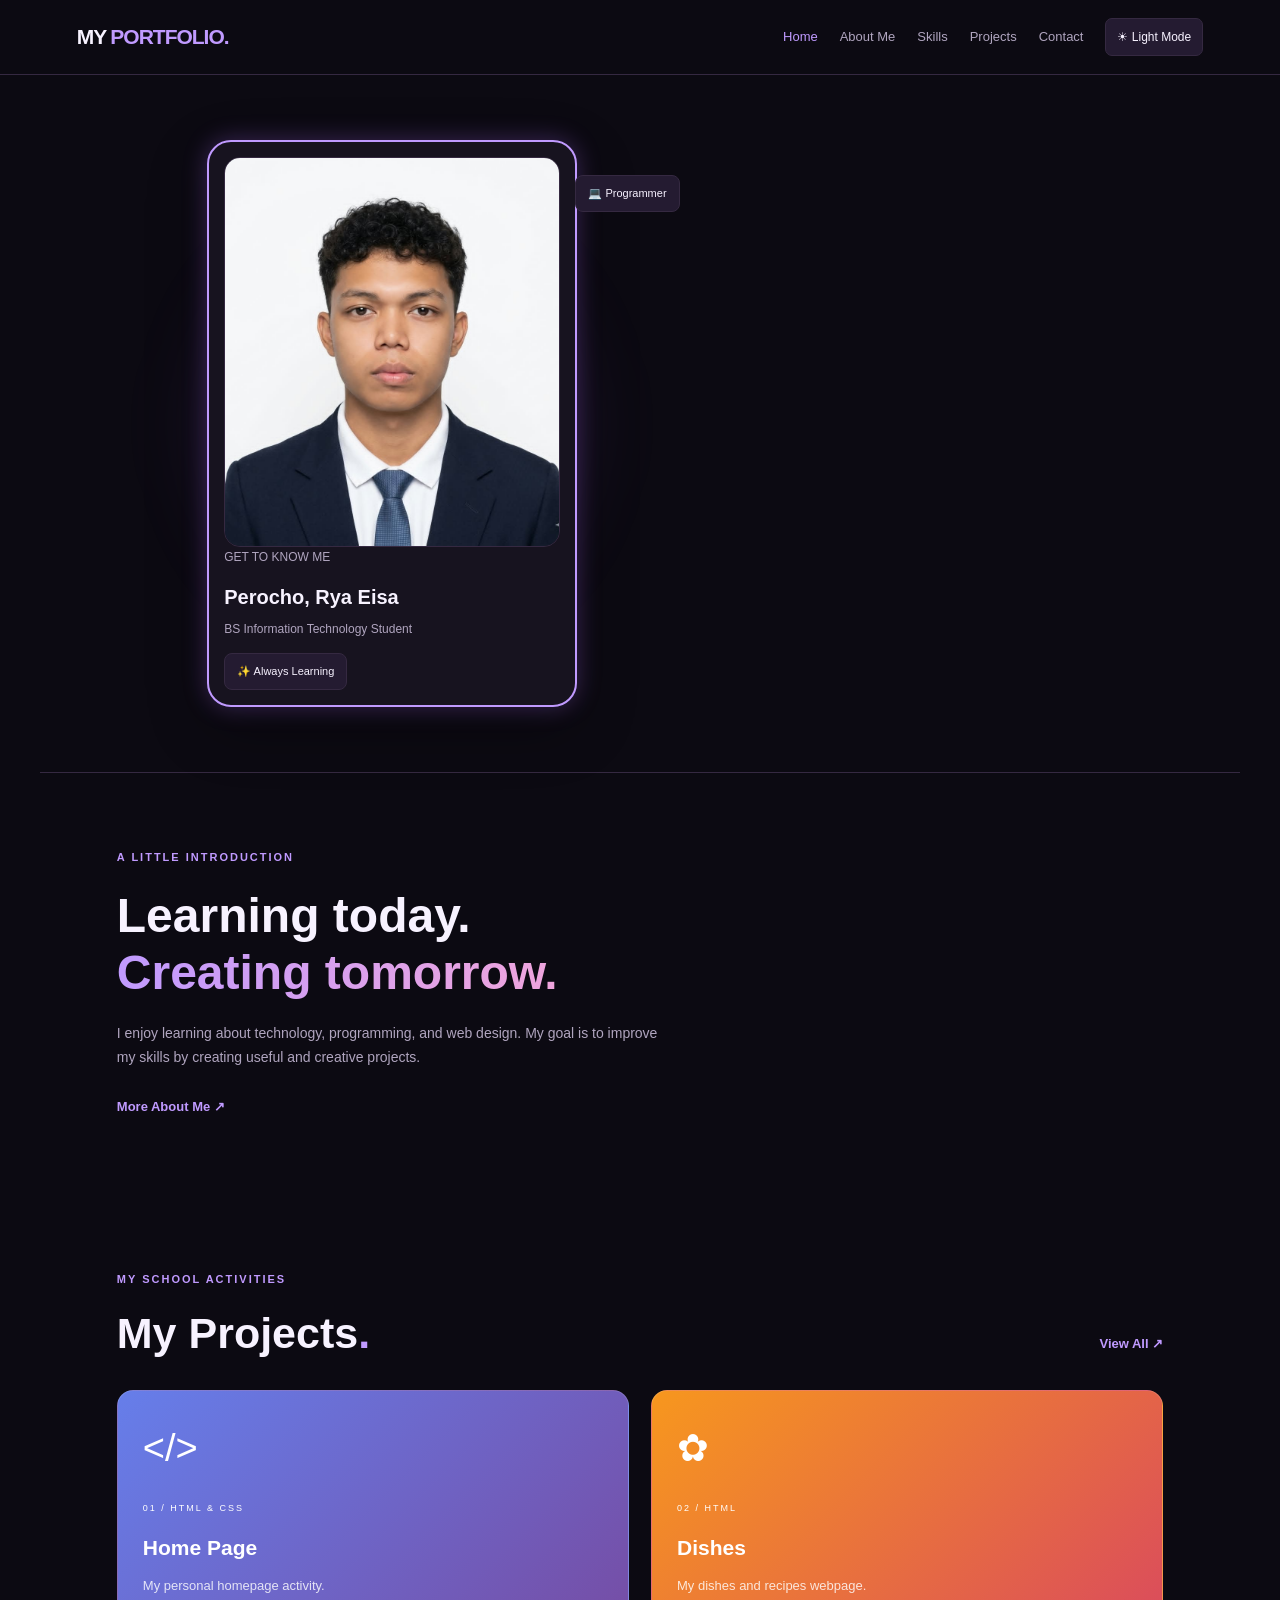
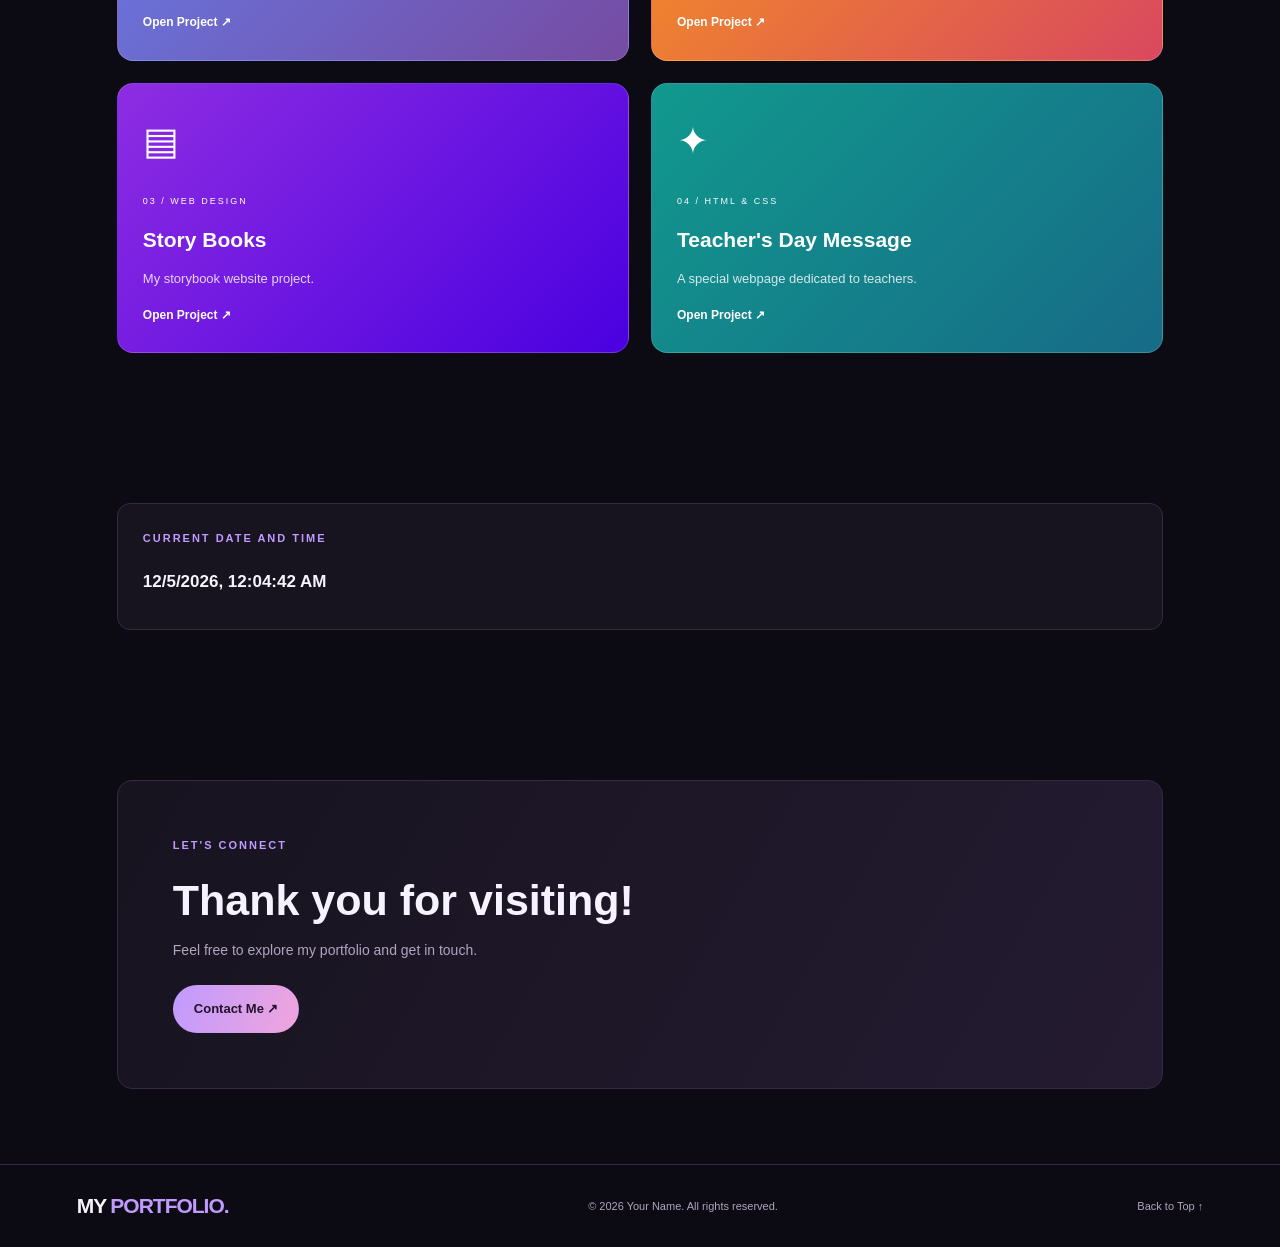
<file: index.html>
<!DOCTYPE html>
<html lang="en">
<head>
    <meta charset="UTF-8">
    <meta name="viewport" content="width=device-width, initial-scale=1.0">

    <title>My Portfolio | Home</title>

    <link rel="stylesheet" href="style.css">
    <script src="script.js" defer></script>
</head>

<body>

    <!-- NAVIGATION BAR -->
    <header class="navbar">
        <a class="logo" href="index.html">
            MY<span>PORTFOLIO.</span>
        </a>

        <button class="menu-toggle" id="menuToggle"
                aria-label="Toggle menu">☰</button>

        <nav id="navMenu">
            <a class="active" href="index.html">Home</a>
            <a href="about.html">About Me</a>
            <a href="skills.html">Skills</a>
            <a href="projects.html">Projects</a>
            <a href="contact.html">Contact</a>

            <button id="themeToggle" class="theme-btn">
                ☀ Light Mode
            </button>
        </nav>
    </header>


    <main>

       
<section class="hero" id="home">
    
<div class="hero-visual">
    <div class="glow"></div>

    <div class="profile-card">
        <img src="profile.jpg"
             alt="Profile picture of Perocho, Rya Eisa"
             class="profile-img">

        <p class="big-label">GET TO KNOW ME</p>
        <h2>Perocho, Rya Eisa</h2>
        <p>BS Information Technology Student</p>

        <div class="profile-badge">✨ Always Learning</div>
    </div>

    <div class="floating-label">💻 Programmer</div>
</div>

</section>



        <!-- ABOUT INTRODUCTION -->
        <section class="section intro-section">

            <p class="eyebrow">A LITTLE INTRODUCTION</p>

            <h2>
                Learning today.<br>
                <span>Creating tomorrow.</span>
            </h2>

            <p class="description">
                I enjoy learning about technology, programming, and web
                design. My goal is to improve my skills by creating useful
                and creative projects.
            </p>

            <a href="about.html" class="text-link">
                More About Me ↗
            </a>

        </section>


        <!-- FEATURED PROJECTS -->
        <section class="section featured-section" id="projects">

            <div class="section-heading">
                <div>
                    <p class="eyebrow">MY SCHOOL ACTIVITIES</p>
                    <h2>My Projects<span>.</span></h2>
                </div>

                <a href="projects.html" class="text-link">
                    View All ↗
                </a>
            </div>


            <div class="project-grid">

                <!-- PROJECT 1: HOME PAGE -->
                <a href="homepage.html"
                   class="project-card home-preview"
                   target="_blank" rel="noopener">

                    <div class="project-icon">&lt;/&gt;</div>

                    <span class="preview-category">
                        01 / HTML & CSS
                    </span>

                    <h3>Home Page</h3>

                    <p>My personal homepage activity.</p>

                    <span class="project-action">
                        Open Project ↗
                    </span>
                </a>


                <!-- PROJECT 2: DISHES -->
                <a href="dishes.html"
                   class="project-card dishes-preview"
                   target="_blank" rel="noopener">

                    <div class="project-icon">✿</div>

                    <span class="preview-category">
                        02 / HTML
                    </span>

                    <h3>Dishes</h3>

                    <p>My dishes and recipes webpage.</p>

                    <span class="project-action">
                        Open Project ↗
                    </span>
                </a>


                <!-- PROJECT 3: STORY BOOKS -->
                <a href="https://ryanperch-rgb.github.io/Stories-of-the-Unknowns/"
                   class="project-card stories-preview"
                   target="_blank" rel="noopener">

                    <div class="project-icon">▤</div>

                    <span class="preview-category">
                        03 / WEB DESIGN
                    </span>

                    <h3>Story Books</h3>

                    <p>My storybook website project.</p>

                    <span class="project-action">
                        Open Project ↗
                    </span>
                </a>


                <!-- PROJECT 4: TEACHER'S DAY MESSAGE -->
                <a href="https://ryanperch-rgb.github.io/Teachers-Month/"
                   class="project-card teacher-preview"
                   target="_blank" rel="noopener">

                    <div class="project-icon">✦</div>

                    <span class="preview-category">
                        04 / HTML & CSS
                    </span>

                    <h3>Teacher's Day Message</h3>

                    <p>A special webpage dedicated to teachers.</p>

                    <span class="project-action">
                        Open Project ↗
                    </span>
                </a>

            </div>

        </section>


        <!-- DATE AND TIME -->
        <section class="section">
            <div class="info-card">
                <p class="eyebrow">CURRENT DATE AND TIME</p>
                <h3 id="dateTime">Loading date and time...</h3>
            </div>
        </section>


        <!-- CONTACT BANNER -->
        <section class="section">
            <div class="contact-banner">

                <p class="eyebrow">LET'S CONNECT</p>

                <h2>Thank you for visiting!</h2>

                <p>
                    Feel free to explore my portfolio and get in touch.
                </p>

                <a href="contact.html" class="btn primary">
                    Contact Me ↗
                </a>

            </div>
        </section>

    </main>


    <!-- FOOTER -->
    <footer>
        <a class="logo" href="index.html">
            MY<span>PORTFOLIO.</span>
        </a>

        <p>
            © <span class="year"></span> Your Name. All rights reserved.
        </p>

        <a href="#" class="back-top">Back to Top ↑</a>
    </footer>

</body>
</html>
</file>
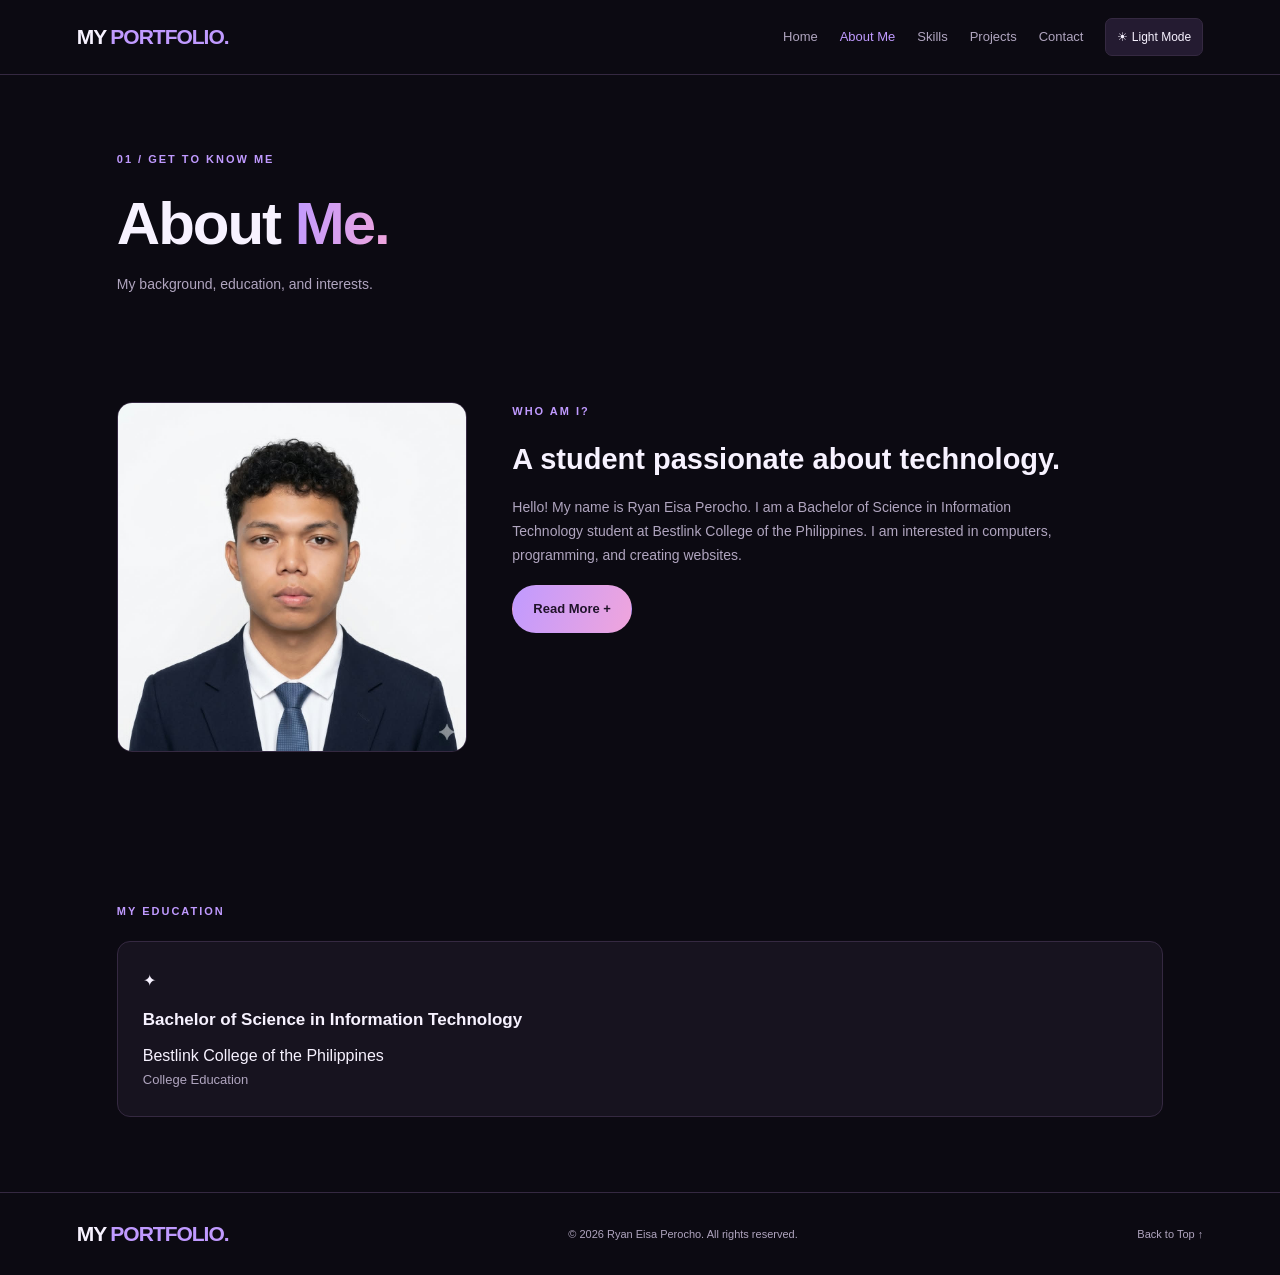
<file: about.html>
<!DOCTYPE html>
<html lang="en">
<head>
    <meta charset="UTF-8">
    <meta name="viewport" content="width=device-width, initial-scale=1.0">
    <title>About Me | My Portfolio</title>
    <link rel="stylesheet" href="style.css">
    <script src="script.js" defer></script>
</head>
<body>
<header class="navbar">
    <a class="logo" href="index.html">MY<span>PORTFOLIO.</span></a>
    <button class="menu-toggle" id="menuToggle" aria-label="Toggle menu">☰</button>
    <nav id="navMenu">
        <a href="index.html">Home</a>
        <a class="active" href="about.html">About Me</a>
        <a href="skills.html">Skills</a>
        <a href="projects.html">Projects</a>
        <a href="contact.html">Contact</a>
        <button id="themeToggle" class="theme-btn">☀ Light Mode</button>
    </nav>
</header>

<main class="page-main">
    <section class="page-heading">
        <p class="eyebrow">01 / GET TO KNOW ME</p>
        <h1>About <span>Me.</span></h1>
        <p>My background, education, and interests.</p>
    </section>

    <section class="about-layout section">
        <img src="profile.jpg" alt="My profile picture" class="about-img">

        <div>
            <p class="eyebrow">WHO AM I?</p>
            <h2>A student passionate about technology.</h2>
            <p class="description">
                Hello! My name is Ryan Eisa Perocho. I am a Bachelor of Science
                in Information Technology student at Bestlink College
                of the Philippines. I am interested in computers,
                programming, and creating websites.
            </p>

            <div id="moreInfo" class="more-info hidden">
                <p class="description">
                    I continue to develop my skills through school
                    activities and personal projects. I enjoy learning
                    new concepts, exploring design ideas, and finding
                    ways to improve my work.
                </p>
                <h3>My Interests</h3>
                <ul class="interest-list">
                    <li>Web design and development</li>
                    <li>Programming and technology</li>
                    <li>Creative digital projects</li>
                    <li>Learning new computer skills</li>
                </ul>
            </div>

            <button class="btn primary" id="readMoreBtn"
                    aria-expanded="false" aria-controls="moreInfo">
                Read More +
            </button>
        </div>
    </section>

    <section class="section">
        <p class="eyebrow">MY EDUCATION</p>
        <div class="info-card">
            <span class="card-icon">✦</span>
            <h3>Bachelor of Science in Information Technology</h3>
            <p>Bestlink College of the Philippines</p>
            <p class="muted">College Education</p>
        </div>
    </section>
</main>

<footer>
    <a class="logo" href="index.html">MY<span>PORTFOLIO.</span></a>
    <p>© <span class="year"></span> Ryan Eisa Perocho. All rights reserved.</p>
    <a href="#" class="back-top">Back to Top ↑</a>
</footer>
</body>
</html>
</file>
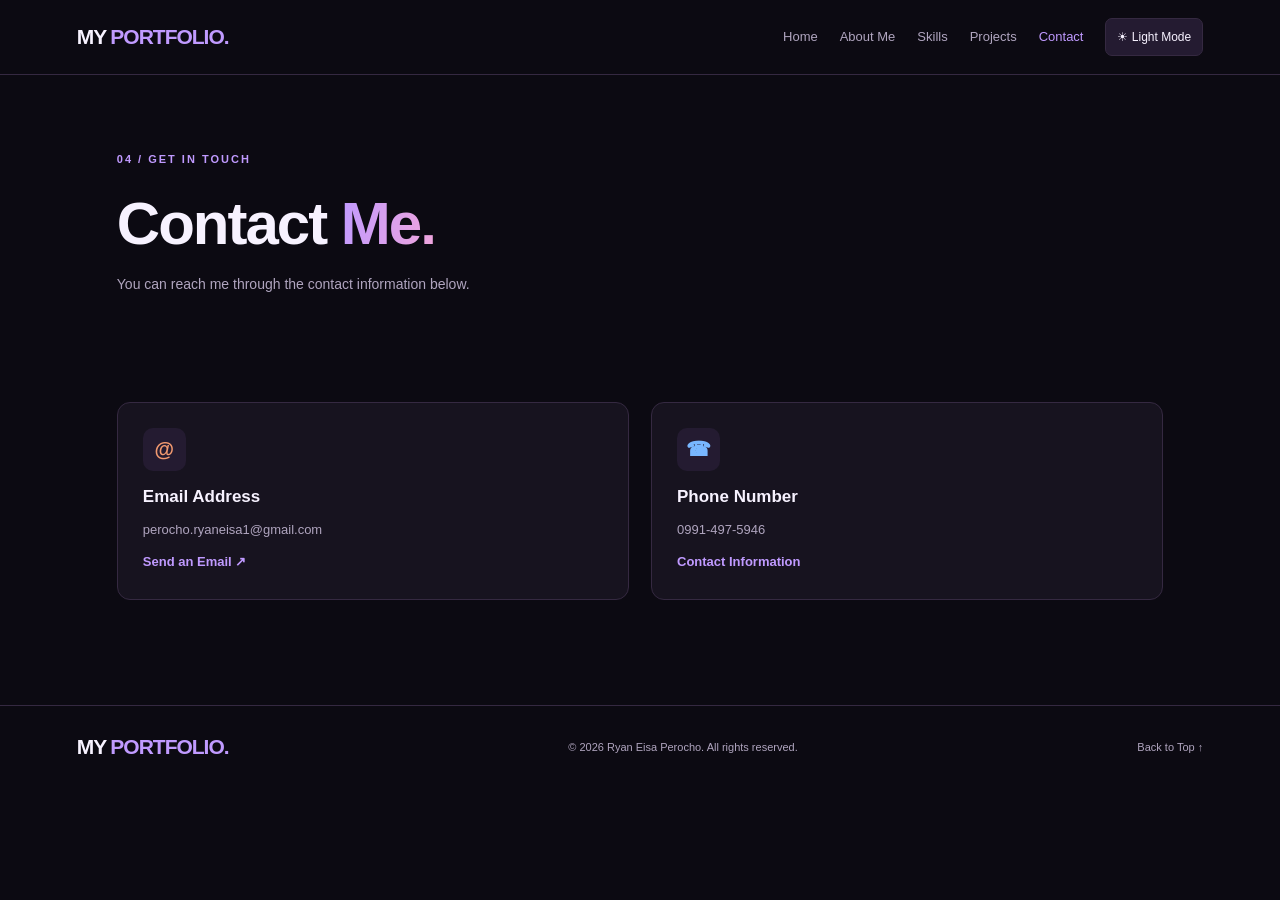
<file: contact.html>
<!DOCTYPE html>
<html lang="en">
<head>
    <meta charset="UTF-8">
    <meta name="viewport" content="width=device-width, initial-scale=1.0">
    <title>Contact | My Portfolio</title>
    <link rel="stylesheet" href="style.css">
    <script src="script.js" defer></script>
</head>
<body>
<header class="navbar">
    <a class="logo" href="index.html">MY<span>PORTFOLIO.</span></a>
    <button class="menu-toggle" id="menuToggle" aria-label="Toggle menu">☰</button>
    <nav id="navMenu">
        <a href="index.html">Home</a>
        <a href="about.html">About Me</a>
        <a href="skills.html">Skills</a>
        <a href="projects.html">Projects</a>
        <a class="active" href="contact.html">Contact</a>
        <button id="themeToggle" class="theme-btn">☀ Light Mode</button>
    </nav>
</header>

<main class="page-main">
    <section class="page-heading">
        <p class="eyebrow">04 / GET IN TOUCH</p>
        <h1>Contact <span>Me.</span></h1>
        <p>You can reach me through the contact information below.</p>
    </section>

    <section class="section contact-layout">
        <div class="info-card">
            <span class="skill-symbol html">@</span>
            <h3>Email Address</h3>
            <p class="muted">perocho.ryaneisa1@gmail.com</p>
            <a class="text-link" href="mailto:yourname@example.com">Send an Email ↗</a>
        </div>

        <div class="info-card">
            <span class="skill-symbol css">☎</span>
            <h3>Phone Number</h3>
            <p class="muted">0991-497-5946</p>
            <button class="text-link plain-button" id="contactAlert">
                Contact Information
            </button>
        </div>
    </section>
</main>

<footer>
    <a class="logo" href="index.html">MY<span>PORTFOLIO.</span></a>
    <p>© <span class="year"></span> Ryan Eisa Perocho. All rights reserved.</p>
    <a href="#" class="back-top">Back to Top ↑</a>
</footer>
</body>
</html>
</file>
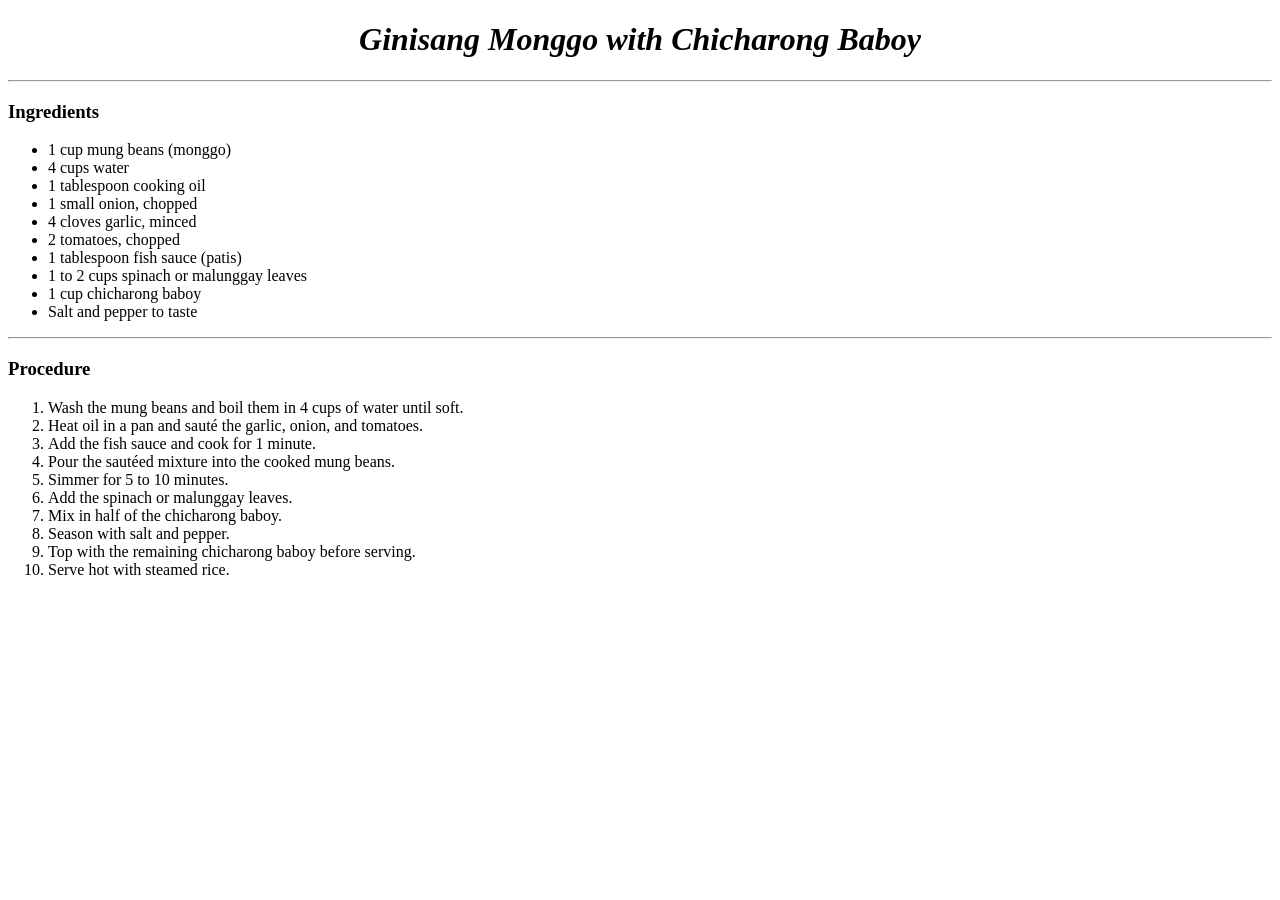
<file: dishes.html>
<!DOCTYPE html>
<html>
    <head>
        <title>Ginisang Monggo with Chicharong Baboy</title>
    </head>

    <body>

        <center><h1><i>Ginisang Monggo with Chicharong Baboy</i></h1></center>
        <hr>

        <h3>Ingredients</h3>
        <ul>
            <li>1 cup mung beans (monggo)</li>
            <li>4 cups water</li>
            <li>1 tablespoon cooking oil</li>
            <li>1 small onion, chopped</li>
            <li>4 cloves garlic, minced</li>
            <li>2 tomatoes, chopped</li>
            <li>1 tablespoon fish sauce (patis)</li>
            <li>1 to 2 cups spinach or malunggay leaves</li>
            <li>1 cup chicharong baboy</li>
            <li>Salt and pepper to taste</li>
        </ul>

        <hr>

        <h3>Procedure</h3>
        <ol>
            <li>Wash the mung beans and boil them in 4 cups of water until soft.</li>
            <li>Heat oil in a pan and sauté the garlic, onion, and tomatoes.</li>
            <li>Add the fish sauce and cook for 1 minute.</li>
            <li>Pour the sautéed mixture into the cooked mung beans.</li>
            <li>Simmer for 5 to 10 minutes.</li>
            <li>Add the spinach or malunggay leaves.</li>
            <li>Mix in half of the chicharong baboy.</li>
            <li>Season with salt and pepper.</li>
            <li>Top with the remaining chicharong baboy before serving.</li>
            <li>Serve hot with steamed rice.</li>
        </ol>

        

    </body>
</html>
</file>
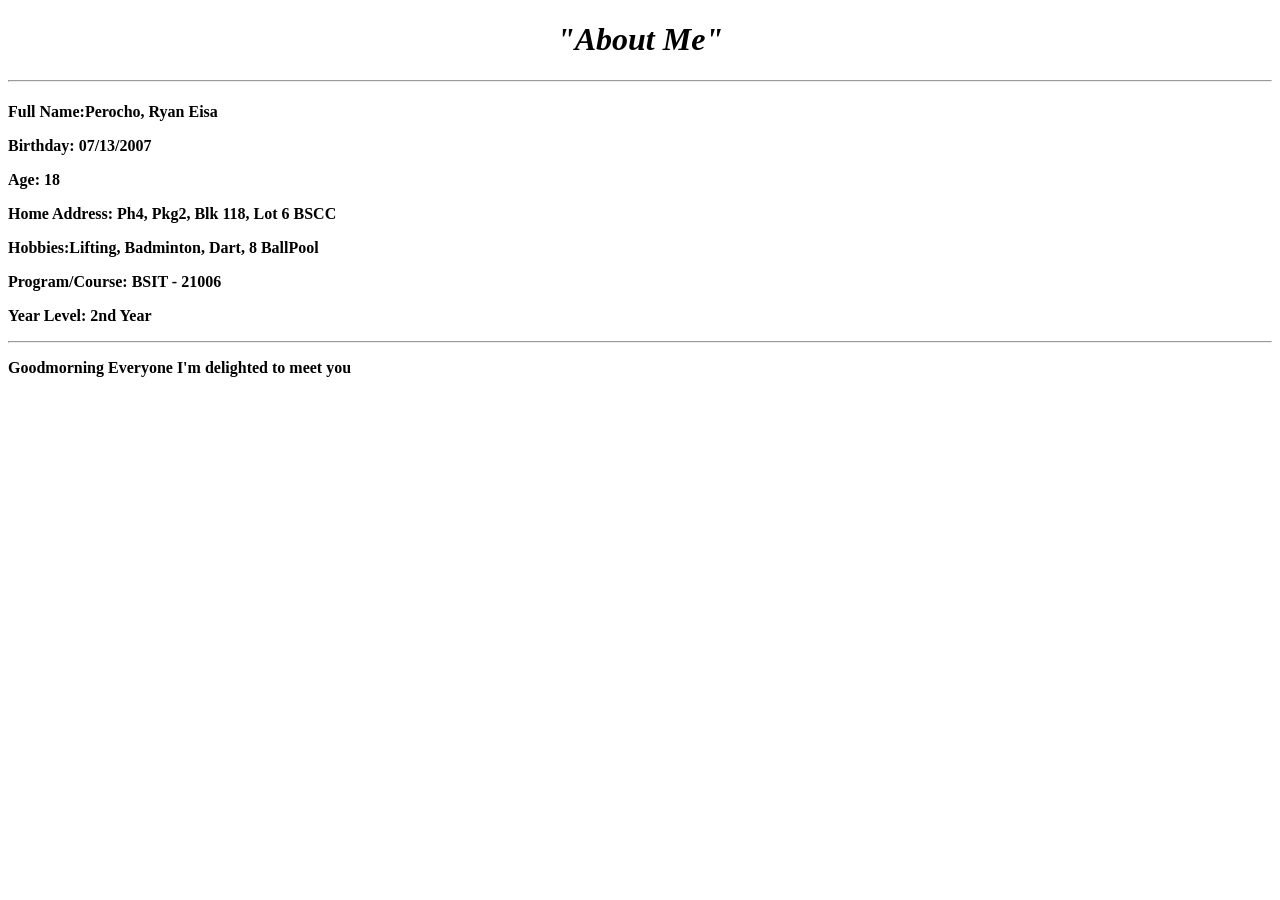
<file: homepage.html>
<!DOCTYPE html>
 <html>
     <head>
         <title>My Personal Homepage</title>
         <body>
             <i><h1><center>"About Me"</center></h1></i><hr>
             <h4><b><p>Full Name:Perocho, Ryan Eisa</p>
             <p>Birthday: 07/13/2007</p>
             <p>Age: 18 </p>
             <p>Home Address: Ph4, Pkg2, Blk 118, Lot 6 BSCC</p>
             <p>Hobbies:Lifting, Badminton, Dart, 8 BallPool</p>
             <p>Program/Course: BSIT - 21006</p>
             <p>Year Level: 2nd Year</p>
             <hr>
             <p>Goodmorning Everyone I'm delighted to meet you</p></h4>
         </body>
     </head>
 </html>
</file>
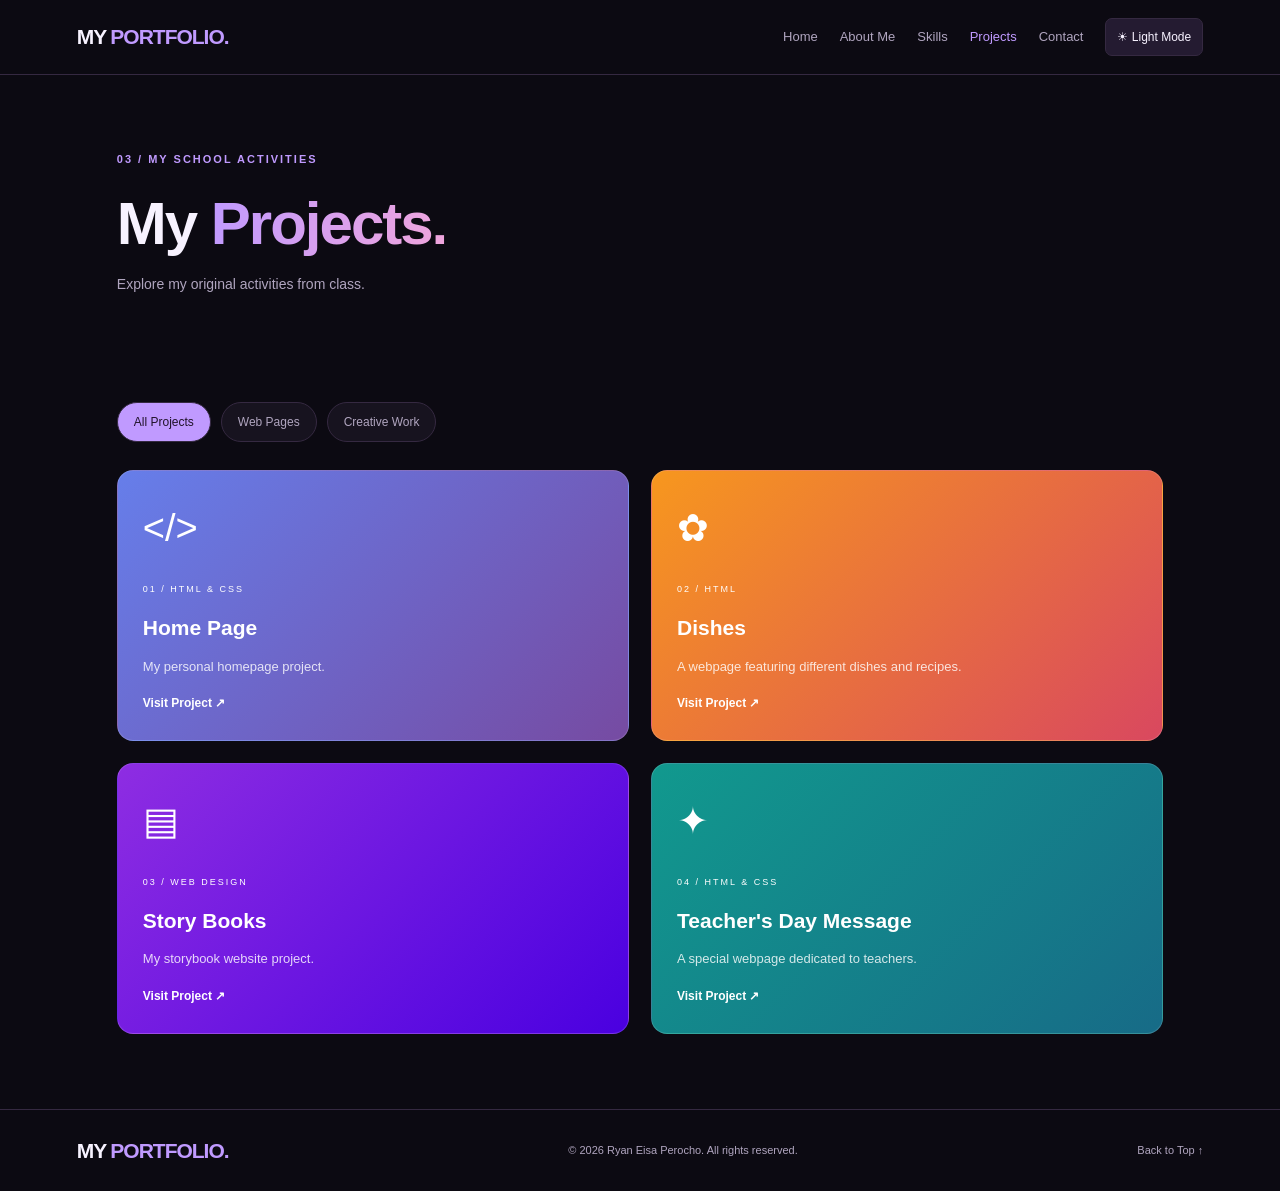
<file: projects.html>
<!DOCTYPE html>
<html lang="en">
<head>
    <meta charset="UTF-8">
    <meta name="viewport" content="width=device-width, initial-scale=1.0">

    <title>Projects | My Portfolio</title>

    <link rel="stylesheet" href="style.css">
    <script src="script.js" defer></script>
</head>

<body>

<header class="navbar">
    <a class="logo" href="index.html">
        MY<span>PORTFOLIO.</span>
    </a>

    <button
        class="menu-toggle"
        id="menuToggle"
        aria-label="Toggle menu"
        aria-expanded="false">
        ☰
    </button>

    <nav id="navMenu">
        <a href="index.html">Home</a>
        <a href="about.html">About Me</a>
        <a href="skills.html">Skills</a>
        <a class="active" href="projects.html">Projects</a>
        <a href="contact.html">Contact</a>

        <button id="themeToggle" class="theme-btn">
            ☀ Light Mode
        </button>
    </nav>
</header>

<main class="page-main">

    <!-- PAGE TITLE -->
    <section class="page-heading">
        <p class="eyebrow">03 / MY SCHOOL ACTIVITIES</p>

        <h1>My <span>Projects.</span></h1>

        <p>Explore my original activities from class.</p>
    </section>

    <!-- PROJECTS -->
    <section class="section">

        <!-- PROJECT FILTERS -->
        <div class="filters">
            <button class="filter active" data-filter="all">
                All Projects
            </button>

            <button class="filter" data-filter="web">
                Web Pages
            </button>

            <button class="filter" data-filter="creative">
                Creative Work
            </button>
        </div>

        <div class="project-grid">

            <!-- 1. HOME PAGE -->
            <a href="homepage.html"
               class="project-card home-preview"
               data-category="web"
               target="_blank"
               rel="noopener">

                <div class="project-icon">&lt;/&gt;</div>

                <span class="preview-category">
                    01 / HTML &amp; CSS
                </span>

                <h3>Home Page</h3>

                <p>My personal homepage project.</p>

                <span class="project-action">
                    Visit Project ↗
                </span>
            </a>

            <!-- 2. DISHES -->
            <a href="dishes.html"
               class="project-card dishes-preview"
               data-category="web"
               target="_blank"
               rel="noopener">

                <div class="project-icon">✿</div>

                <span class="preview-category">
                    02 / HTML
                </span>

                <h3>Dishes</h3>

                <p>A webpage featuring different dishes and recipes.</p>

                <span class="project-action">
                    Visit Project ↗
                </span>
            </a>

            <!-- 3. STORY BOOKS -->
            <a href="https://ryanperch-rgb.github.io/Stories-of-the-Unknowns/"
               class="project-card stories-preview"
               data-category="creative"
               target="_blank"
               rel="noopener">

                <div class="project-icon">▤</div>

                <span class="preview-category">
                    03 / WEB DESIGN
                </span>

                <h3>Story Books</h3>

                <p>My storybook website project.</p>

                <span class="project-action">
                    Visit Project ↗
                </span>
            </a>

            <!-- 4. TEACHER'S DAY MESSAGE -->
            <a href="https://ryanperch-rgb.github.io/Teachers-Month/"
               class="project-card teacher-preview"
               data-category="creative"
               target="_blank"
               rel="noopener">

                <div class="project-icon">✦</div>

                <span class="preview-category">
                    04 / HTML &amp; CSS
                </span>

                <h3>Teacher's Day Message</h3>

                <p>A special webpage dedicated to teachers.</p>

                <span class="project-action">
                    Visit Project ↗
                </span>
            </a>

        </div>
    </section>

</main>

<!-- FOOTER -->
<footer>
    <a class="logo" href="index.html">
        MY<span>PORTFOLIO.</span>
    </a>

    <p>
        © <span class="year"></span>
        Ryan Eisa Perocho. All rights reserved.
    </p>

    <a href="#" class="back-top">Back to Top ↑</a>
</footer>

</body>
</html>
</file>
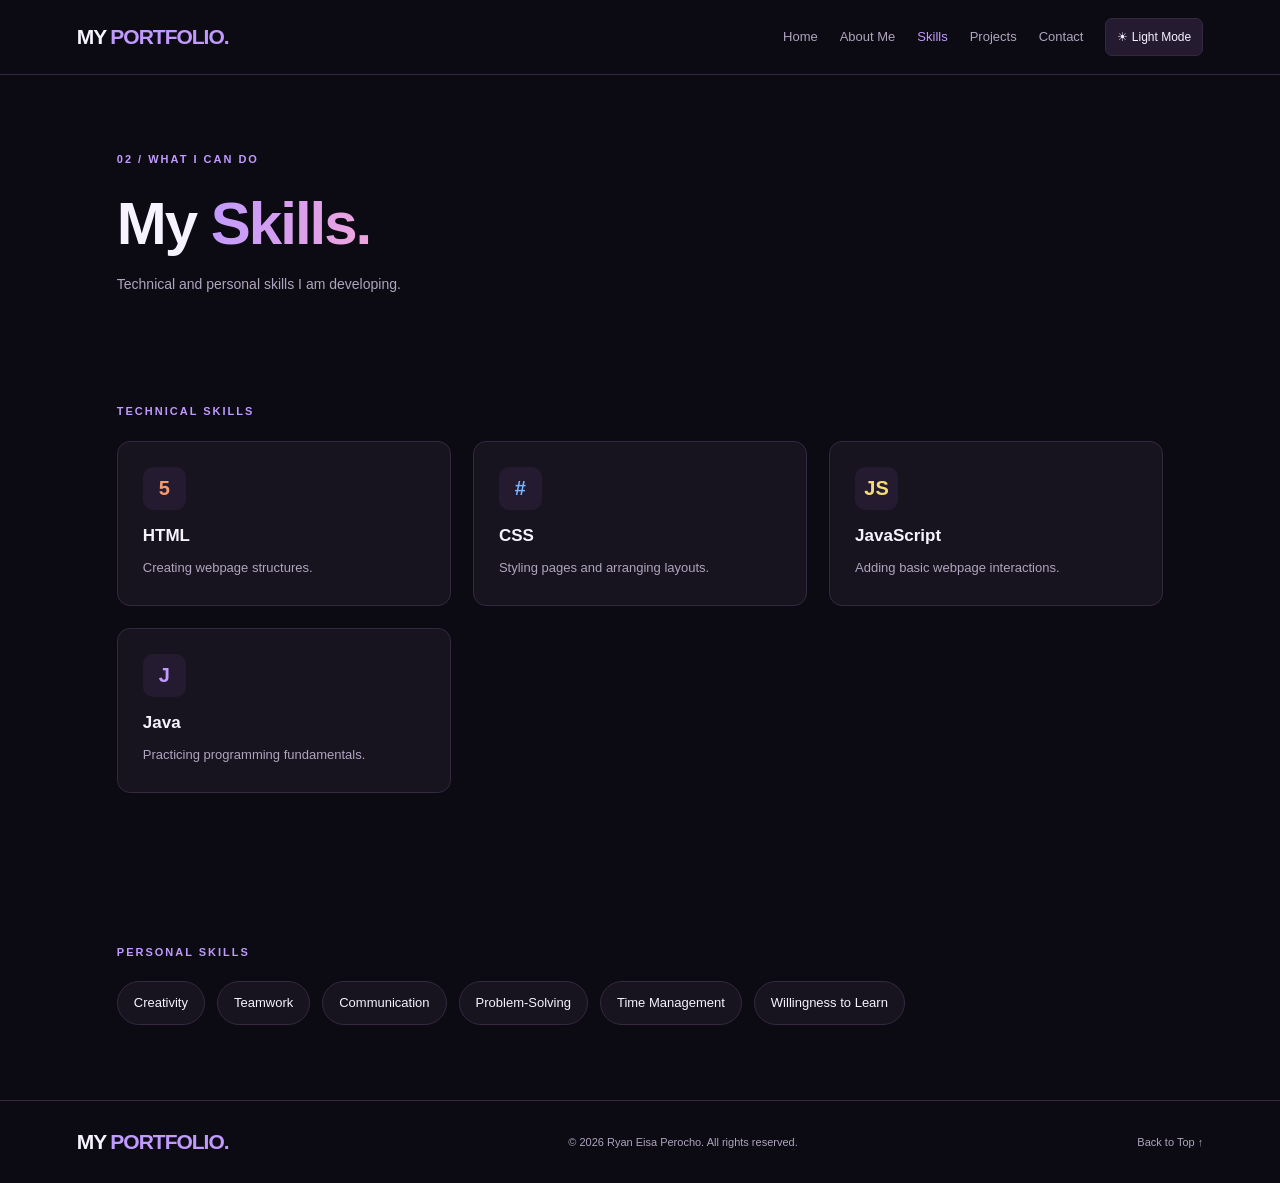
<file: skills.html>
<!DOCTYPE html>
<html lang="en">
<head>
    <meta charset="UTF-8">
    <meta name="viewport" content="width=device-width, initial-scale=1.0">
    <title>Skills | My Portfolio</title>
    <link rel="stylesheet" href="style.css">
    <script src="script.js" defer></script>
</head>
<body>
<header class="navbar">
    <a class="logo" href="index.html">MY<span>PORTFOLIO.</span></a>
    <button class="menu-toggle" id="menuToggle" aria-label="Toggle menu">☰</button>
    <nav id="navMenu">
        <a href="index.html">Home</a>
        <a href="about.html">About Me</a>
        <a class="active" href="skills.html">Skills</a>
        <a href="projects.html">Projects</a>
        <a href="contact.html">Contact</a>
        <button id="themeToggle" class="theme-btn">☀ Light Mode</button>
    </nav>
</header>

<main class="page-main">
    <section class="page-heading">
        <p class="eyebrow">02 / WHAT I CAN DO</p>
        <h1>My <span>Skills.</span></h1>
        <p>Technical and personal skills I am developing.</p>
    </section>

    <section class="section">
        <p class="eyebrow">TECHNICAL SKILLS</p>
        <div class="skills-grid">
            <div class="info-card">
                <span class="skill-symbol html">5</span>
                <h3>HTML</h3>
                <p class="muted">Creating webpage structures.</p>
            </div>
            <div class="info-card">
                <span class="skill-symbol css">#</span>
                <h3>CSS</h3>
                <p class="muted">Styling pages and arranging layouts.</p>
            </div>
            <div class="info-card">
                <span class="skill-symbol js">JS</span>
                <h3>JavaScript</h3>
                <p class="muted">Adding basic webpage interactions.</p>
            </div>
            <div class="info-card">
                <span class="skill-symbol java">J</span>
                <h3>Java</h3>
                <p class="muted">Practicing programming fundamentals.</p>
            </div>
        </div>
    </section>

    <section class="section">
        <p class="eyebrow">PERSONAL SKILLS</p>
        <div class="personal-skills">
            <span>Creativity</span>
            <span>Teamwork</span>
            <span>Communication</span>
            <span>Problem-Solving</span>
            <span>Time Management</span>
            <span>Willingness to Learn</span>
        </div>
       
    </section>
</main>

<footer>
    <a class="logo" href="index.html">MY<span>PORTFOLIO.</span></a>
    <p>© <span class="year"></span> Ryan Eisa Perocho. All rights reserved.</p>
    <a href="#" class="back-top">Back to Top ↑</a>
</footer>
</body>
</html>
</file>
<file: style.css>
:root {
    --bg: #0c0a12;
    --surface: #17131f;
    --surface2: #241b31;
    --text: #f7f2ff;
    --muted: #b0a5bf;
    --purple: #c09aff;
    --pink: #f0a5dc;
    --border: #352941;
}

body.light-mode {
    --bg: #f7f3fc;
    --surface: #ffffff;
    --surface2: #eee5fa;
    --text: #21152e;
    --muted: #6e607b;
    --purple: #8050bf;
    --pink: #bd5fa8;
    --border: #e0d5eb;
}

/* GENERAL */
* {
    margin: 0;
    padding: 0;
    box-sizing: border-box;
    scroll-behavior: smooth;
}

body {
    font-family: Arial, sans-serif;
    background: var(--bg);
    color: var(--text);
    line-height: 1.7;
    transition: background .3s, color .3s;
}

a {
    color: inherit;
    text-decoration: none;
}

button {
    font: inherit;
    cursor: pointer;
}

/* NAVIGATION BAR */
.navbar {
    position: sticky;
    top: 0;
    z-index: 10;
    background: var(--bg);
    border-bottom: 1px solid var(--border);
    padding: 18px 6%;
    display: flex;
    justify-content: space-between;
    align-items: center;
}

.logo {
    font-size: 21px;
    font-weight: bold;
    letter-spacing: -1px;
}

.logo span {
    color: var(--purple);
    margin-left: 4px;
}

nav {
    display: flex;
    align-items: center;
    gap: 22px;
}

nav a {
    font-size: 13px;
    color: var(--muted);
}

nav a:hover,
nav a.active {
    color: var(--purple);
}

.theme-btn,
.menu-toggle {
    background: var(--surface2);
    border: 1px solid var(--border);
    color: var(--text);
    padding: 8px 11px;
    border-radius: 7px;
    font-size: 12px;
}

.menu-toggle {
    display: none;
}

/* HERO SECTION */
.hero {
    max-width: 1200px;
    margin: auto;
    padding: 65px 6%;
    min-height: 620px;
    display: grid;
    grid-template-columns: 1.1fr .9fr;
    align-items: center;
    gap: 45px;
}

.eyebrow,
.section-label {
    color: var(--purple);
    font-size: 11px;
    font-weight: bold;
    letter-spacing: 2px;
    margin-bottom: 20px;
}

.hero h1,
.page-heading h1 {
    font-size: clamp(38px, 5vw, 65px);
    line-height: 1.15;
    letter-spacing: -2px;
    margin-bottom: 15px;
}

.hero h1 span,
.page-heading h1 span,
.intro-section h2 span {
    background: linear-gradient(100deg, var(--purple), var(--pink));
    -webkit-background-clip: text;
    background-clip: text;
    color: transparent;
}

.hero h2 {
    font-size: 19px;
    margin-bottom: 15px;
}

.description {
    max-width: 560px;
    color: var(--muted);
    font-size: 14px;
    margin-bottom: 17px;
}

/* BUTTONS */
.buttons {
    display: flex;
    flex-wrap: wrap;
    gap: 12px;
    margin-top: 25px;
}

.btn {
    display: inline-block;
    border: 1px solid var(--border);
    border-radius: 25px;
    padding: 12px 20px;
    font-size: 13px;
    font-weight: bold;
    transition: transform .25s, background .25s;
}

.btn:hover {
    transform: translateY(-3px);
}

.primary {
    background: linear-gradient(110deg, var(--purple), var(--pink));
    border-color: transparent;
    color: #20132a;
}

.secondary {
    color: var(--text);
    background: var(--surface);
}

.tech-line {
    margin-top: 28px;
    color: var(--muted);
    font-size: 10px;
    letter-spacing: 2px;
}

/* PROFILE PHOTO */
.hero-visual {
    position: relative;
    display: grid;
    place-items: center;
    min-height: 470px;
}

.glow {
    position: absolute;
    width: 340px;
    height: 340px;
    background: #9b62e530;
    border-radius: 50%;
    filter: blur(45px);
}

.profile-card {
    position: relative;
    width: min(100%, 370px);
    padding: 15px;
    background: var(--surface);
    border: 2px solid var(--purple);
    border-radius: 24px;
    box-shadow: 0 0 25px #9b62e555, 0 20px 60px #0005;
    animation: float 5s ease-in-out infinite;
    z-index: 1;
}

.profile-img {
    display: block;
    width: 100%;
    height: 390px;
    object-fit: cover;
    object-position: center top;
    border-radius: 16px;
    border: 1px solid var(--border);
    margin: 0 auto;
}

.small-label {
    color: var(--purple);
    font-size: 9px;
    letter-spacing: 2px;
}

.profile-card h2 {
    font-size: 20px;
    margin: 12px 0 5px;
}

.profile-card > p:not(.small-label) {
    font-size: 12px;
    color: var(--muted);
}

.profile-badge,
.floating-label {
    display: inline-block;
    padding: 8px 12px;
    background: var(--surface2);
    border: 1px solid var(--border);
    border-radius: 8px;
    font-size: 11px;
}

.profile-badge {
    margin-top: 14px;
}

.floating-label {
    position: absolute;
    right: -12px;
    top: 35px;
    z-index: 2;
}

@keyframes float {
    0%, 100% {
        transform: translateY(0);
    }
    50% {
        transform: translateY(-8px);
    }
}

/* GENERAL SECTIONS */
.section {
    max-width: 1200px;
    margin: auto;
    padding: 75px 6%;
}

.intro-section {
    border-top: 1px solid var(--border);
}

.intro-section h2 {
    font-size: clamp(34px, 4vw, 48px);
    line-height: 1.2;
    margin-bottom: 20px;
}

.text-link {
    display: inline-block;
    color: var(--purple);
    font-size: 13px;
    font-weight: bold;
    margin-top: 10px;
}

.section-heading {
    display: flex;
    justify-content: space-between;
    align-items: end;
    gap: 20px;
    margin-bottom: 30px;
}

.section-heading h2,
.contact-banner h2 {
    font-size: clamp(30px, 4vw, 43px);
    line-height: 1.2;
}

.section-heading h2 span {
    color: var(--purple);
}

.section-heading > a {
    margin-bottom: 5px;
}

/* FEATURED PROJECTS */
.project-grid {
    display: grid;
    grid-template-columns: repeat(2, minmax(0, 1fr));
    gap: 22px;
}

.project-card {
    display: block;
    min-width: 0;
    padding: 25px;
    color: white;
    border: 1px solid #ffffff25;
    border-radius: 16px;
    overflow: hidden;
    transition: transform .3s, box-shadow .3s;
}

.project-card:hover {
    transform: translateY(-7px);
    box-shadow: 0 12px 30px #0004;
}

.project-card h3 {
    color: white;
    font-size: 21px;
    margin: 10px 0;
}

.project-card p {
    color: #ffffffd0;
    font-size: 13px;
}

.project-icon {
    display: block;
    font-size: 38px;
    margin-bottom: 12px;
}

.preview-category {
    color: white;
    font-size: 9px;
    letter-spacing: 2px;
}

.project-action {
    display: inline-block;
    color: white;
    margin-top: 15px;
    font-size: 12px;
    font-weight: bold;
}

/* PROJECT CARD COLORS */
.home-preview {
    background: linear-gradient(135deg, #667eea, #764ba2);
}

.dishes-preview {
    background: linear-gradient(135deg, #f7971e, #d9485f);
}

.stories-preview {
    background: linear-gradient(135deg, #8e2de2, #4a00e0);
}

.teacher-preview {
    background: linear-gradient(135deg, #11998e, #176b87);
}

/* PROJECT FILTERS */
.filters {
    display: flex;
    flex-wrap: wrap;
    gap: 10px;
    margin-bottom: 28px;
}

.filter {
    background: var(--surface);
    color: var(--muted);
    border: 1px solid var(--border);
    padding: 9px 16px;
    border-radius: 25px;
    font-size: 12px;
}

.filter.active,
.filter:hover {
    background: var(--purple);
    color: #20132a;
}

.project-card.hidden,
.hidden {
    display: none;
}

/* PROJECTS PAGE */
.page-main {
    min-height: 70vh;
}

.page-heading {
    padding: 75px 6% 30px;
    max-width: 1200px;
    margin: auto;
}

.page-heading h1 {
    font-size: clamp(42px, 5vw, 60px);
}

.page-heading > p:last-child {
    color: var(--muted);
    font-size: 14px;
}

/* ABOUT ME */
.about-layout {
    display: grid;
    grid-template-columns: .7fr 1.3fr;
    gap: 45px;
    align-items: start;
}

.about-img {
    width: 100%;
    max-height: 380px;
    object-fit: cover;
    border-radius: 15px;
    border: 1px solid var(--border);
}

.about-layout h2 {
    font-size: 29px;
    line-height: 1.3;
    margin-bottom: 18px;
}

.more-info h3 {
    margin: 15px 0 8px;
}

.interest-list {
    color: var(--muted);
    padding-left: 20px;
    margin-bottom: 20px;
}

/* SKILLS */
.skills-grid {
    display: grid;
    grid-template-columns: repeat(3, minmax(0, 1fr));
    gap: 22px;
}

.info-card {
    min-width: 0;
    padding: 25px;
    background: var(--surface);
    border: 1px solid var(--border);
    border-radius: 13px;
    transition: transform .25s, border-color .25s;
}

.info-card:hover {
    transform: translateY(-5px);
    border-color: var(--purple);
}

.info-card h3 {
    font-size: 17px;
    margin: 12px 0 7px;
}

.muted {
    color: var(--muted);
    font-size: 13px;
}

.skill-symbol {
    display: inline-grid;
    place-items: center;
    width: 43px;
    height: 43px;
    background: var(--surface2);
    border-radius: 10px;
    font-size: 20px;
    font-weight: bold;
}

.html { color: #f39a70; }
.css { color: #78b7ff; }
.js { color: #f3db75; }
.java { color: var(--purple); }

.personal-skills {
    display: flex;
    flex-wrap: wrap;
    gap: 12px;
}

.personal-skills span {
    background: var(--surface);
    border: 1px solid var(--border);
    padding: 10px 16px;
    border-radius: 25px;
    font-size: 13px;
}

.skill-note {
    margin-top: 20px;
}

/* CONTACT */
.contact-layout {
    display: grid;
    grid-template-columns: repeat(2, minmax(0, 1fr));
    gap: 22px;
}

.plain-button {
    border: 0;
    background: transparent;
    padding: 0;
    cursor: pointer;
}

.contact-banner {
    padding: clamp(25px, 5vw, 55px);
    border: 1px solid var(--border);
    border-radius: 15px;
    background: linear-gradient(120deg, var(--surface), var(--surface2));
}

.contact-banner h2 {
    margin-bottom: 13px;
}

.contact-banner > p:not(.eyebrow) {
    color: var(--muted);
    margin-bottom: 22px;
    font-size: 14px;
}

/* SLIDESHOW */
.slideshow {
    margin-top: 35px;
}

.slideshow > img {
    display: block;
    width: 100%;
    max-width: 650px;
    height: 320px;
    object-fit: contain;
    background: var(--surface);
    border: 1px solid var(--border);
    border-radius: 12px;
    margin: 15px 0;
}

.slideshow-buttons {
    display: flex;
    gap: 12px;
}

/* FOOTER */
footer {
    display: flex;
    justify-content: space-between;
    align-items: center;
    gap: 15px;
    padding: 23px 6%;
    border-top: 1px solid var(--border);
}

footer p,
.back-top {
    font-size: 11px;
    color: var(--muted);
}

.back-top:hover {
    color: var(--purple);
}

/* TABLET */
@media (max-width: 850px) {
    .hero {
        grid-template-columns: 1fr;
        text-align: center;
        gap: 20px;
    }

    .description {
        margin-left: auto;
        margin-right: auto;
    }

    .buttons {
        justify-content: center;
    }

    .hero-visual {
        min-height: 440px;
    }

    .profile-card {
        width: min(100%, 350px);
    }

    .profile-img {
        height: 350px;
    }

    .project-grid,
    .skills-grid {
        grid-template-columns: repeat(2, minmax(0, 1fr));
    }

    .about-layout {
        grid-template-columns: 1fr;
    }

    .about-img {
        max-width: 300px;
    }

    nav {
        gap: 12px;
    }
}

/* MOBILE */
@media (max-width: 600px) {
    .navbar {
        flex-wrap: wrap;
        padding: 17px 5%;
    }

    .menu-toggle {
        display: block;
    }

    nav {
        display: none;
        flex-direction: column;
        align-items: stretch;
        width: 100%;
        padding-top: 15px;
    }

    nav.open {
        display: flex;
    }

    nav a {
        padding: 8px 0;
    }

    .theme-btn {
        align-self: flex-start;
    }

    .hero {
        padding: 45px 5%;
    }

    .hero h1 {
        letter-spacing: -1px;
    }

    .hero-visual {
        min-height: 380px;
    }

    .profile-card {
        width: min(100%, 300px);
    }

    .profile-img {
        height: 300px;
    }

    .floating-label {
        right: -5px;
        top: 20px;
    }

    .section {
        padding: 60px 5%;
    }

    .page-heading {
        padding: 55px 5% 15px;
    }

    .project-grid,
    .skills-grid,
    .contact-layout {
        grid-template-columns: 1fr;
    }

    .section-heading {
        align-items: flex-start;
    }

    .section-heading > a {
        font-size: 11px;
    }

    footer {
        padding: 22px 5%;
        flex-direction: column;
        align-items: flex-start;
    }
}

/* ACCESSIBILITY */
@media (prefers-reduced-motion: reduce) {
    *,
    *::before,
    *::after {
        scroll-behavior: auto;
        animation: none;
        transition: none;
    }
}
</file>
